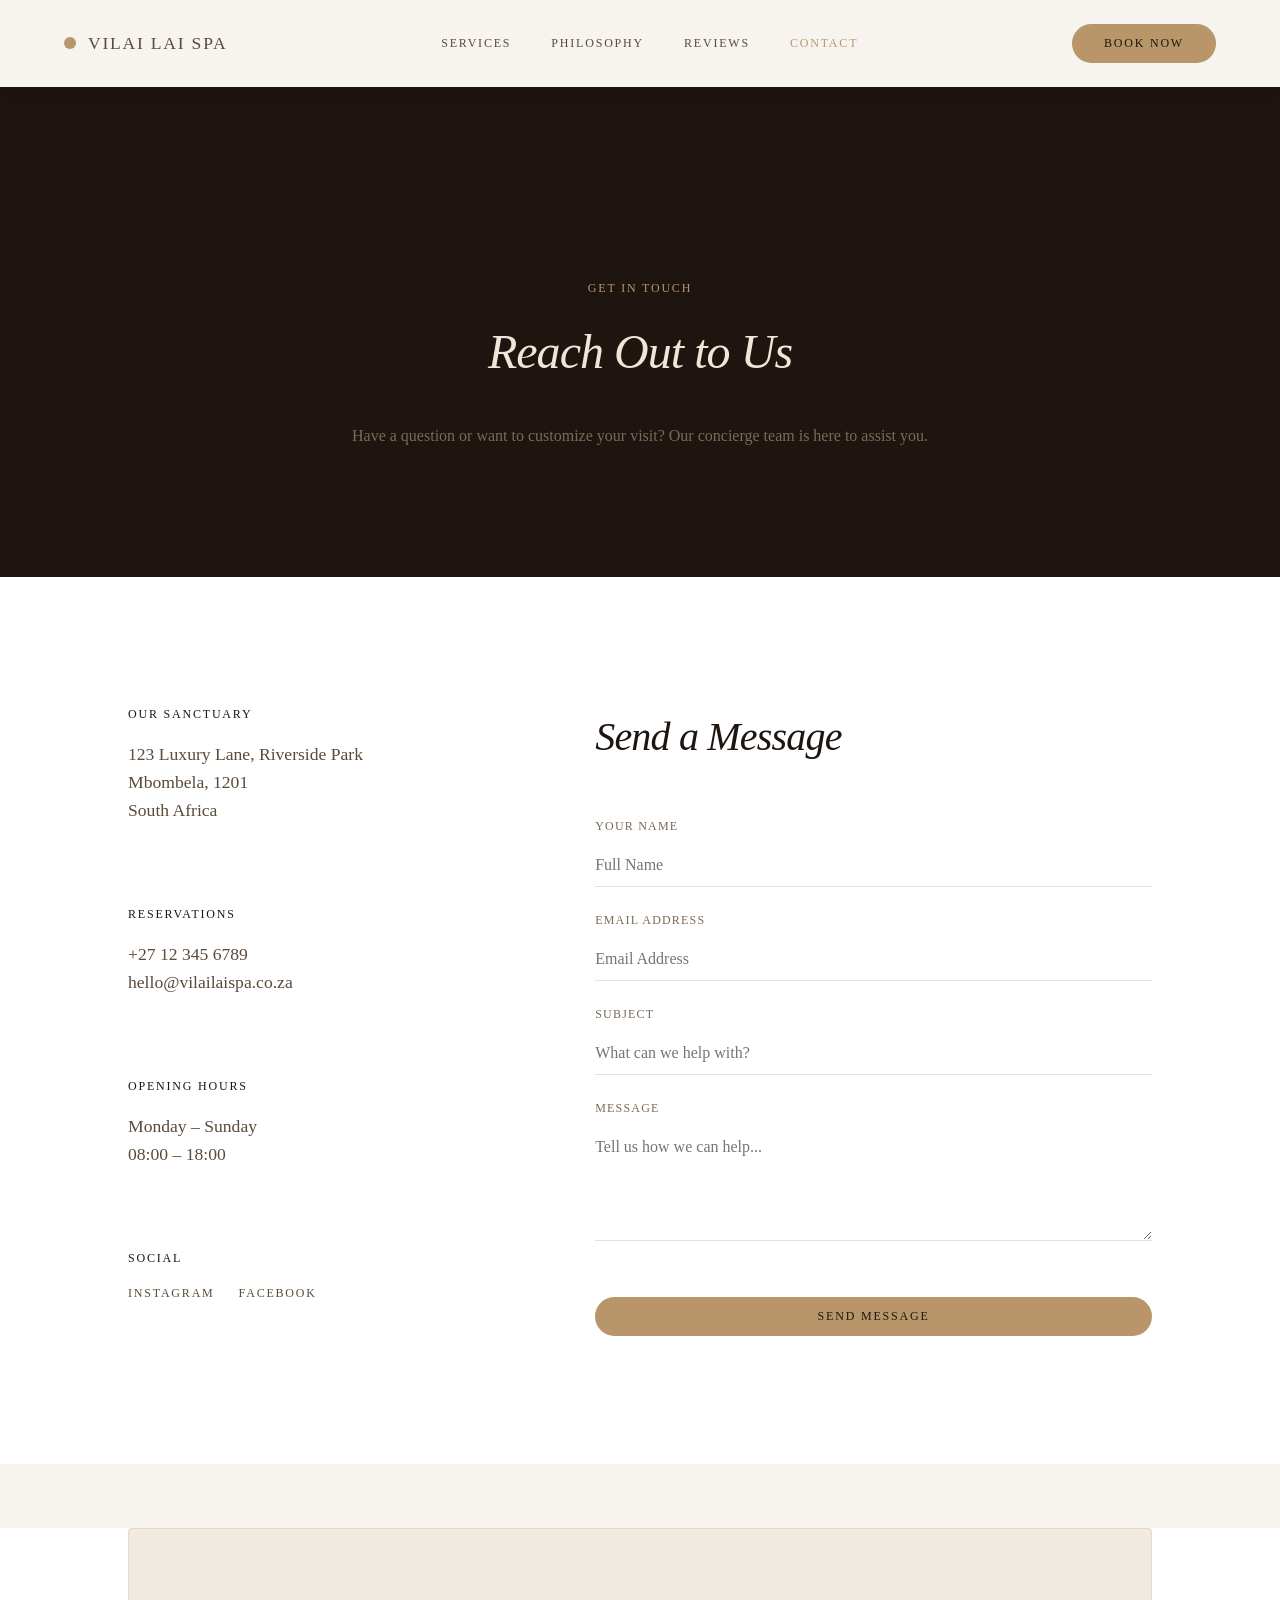
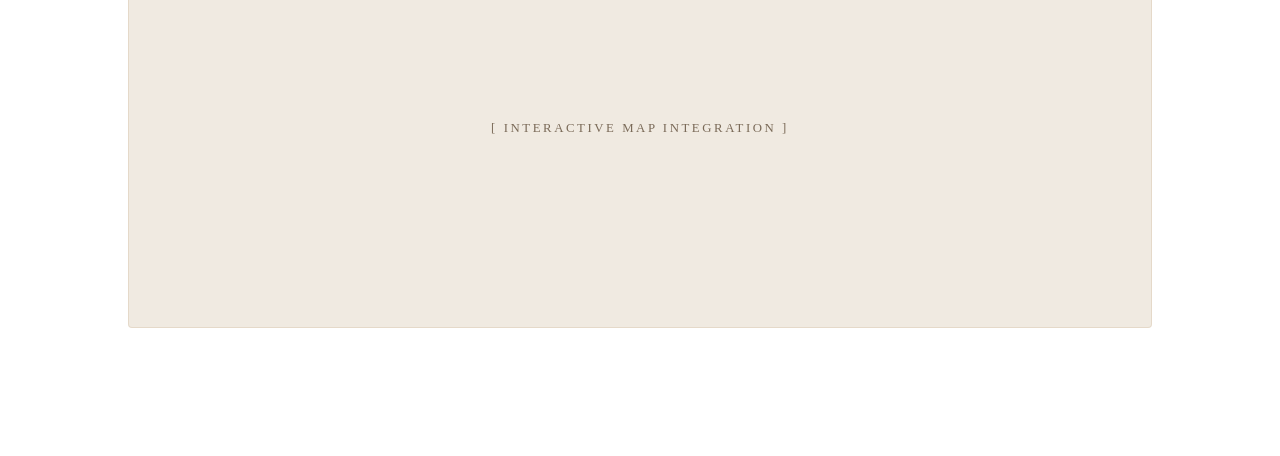
<file: contact.html>
<!DOCTYPE html>
<html lang="en">
<head>
    <meta charset="UTF-8">
    <meta name="viewport" content="width=device-width, initial-scale=1.0">
    <title>Contact Us | Vilai Lai Spa</title>
    <link rel="stylesheet" href="css/style.css">
    <style>
        .contact-hero {
            background-color: var(--deep-bg);
            color: var(--light-text);
            padding: 12rem 5% 8rem;
            text-align: center;
        }
        .contact-grid {
            padding: 8rem 10%;
            display: grid;
            grid-template-columns: 1fr 1.5fr;
            gap: 6rem;
            background-color: white;
        }
        .contact-info {
            display: grid;
            gap: 3rem;
        }
        .info-block h4 {
            margin-bottom: 1rem;
            color: var(--deep-bg);
        }
        .info-block p, .info-block a {
            color: var(--subtle-text);
            font-size: 1.1rem;
        }
        .map-placeholder {
            width: 100%;
            height: 400px;
            background-color: var(--card-surface);
            border-radius: 4px;
            display: flex;
            align-items: center;
            justify-content: center;
            margin-top: 4rem;
            border: 0.5px solid rgba(184,150,106,0.2);
            color: var(--muted-text);
            text-transform: uppercase;
            letter-spacing: 0.2em;
            font-size: 0.8rem;
        }
        @media (max-width: 1024px) {
            .contact-grid { grid-template-columns: 1fr; gap: 4rem; }
        }
    </style>
</head>
<body>

    <!-- NAVIGATION -->
    <nav>
        <div class="logo">
            <a href="index.html" style="display: flex; align-items: center; gap: 12px;">
                <div class="logo-mark"></div>
                VILAI LAI SPA
            </a>
        </div>
        <div class="nav-links caps">
            <a href="services.html">Services</a>
            <a href="philosophy.html">Philosophy</a>
            <a href="reviews.html">Reviews</a>
            <a href="contact.html" class="active">Contact</a>
        </div>
        <button class="btn btn-gold caps open-booking">Book Now</button>
        <div class="menu-toggle">
            <span></span>
            <span></span>
        </div>
    </nav>

    <!-- CONTACT HERO -->
    <section class="contact-hero">
        <div class="section-eyebrow caps">Get in Touch</div>
        <h2 class="section-title italic" style="color: var(--light-text); margin-bottom: 2rem;">Reach Out to Us</h2>
        <p style="max-width: 600px; margin: 0 auto; color: var(--muted-text);">Have a question or want to customize your visit? Our concierge team is here to assist you.</p>
    </section>

    <!-- CONTACT CONTENT -->
    <section class="contact-grid">
        <div class="contact-info">
            <div class="info-block">
                <h4 class="caps">Our Sanctuary</h4>
                <p>123 Luxury Lane, Riverside Park<br>Mbombela, 1201<br>South Africa</p>
            </div>
            <div class="info-block">
                <h4 class="caps">Reservations</h4>
                <p><a href="tel:+27123456789">+27 12 345 6789</a></p>
                <p><a href="mailto:hello@vilailaispa.co.za">hello@vilailaispa.co.za</a></p>
            </div>
            <div class="info-block">
                <h4 class="caps">Opening Hours</h4>
                <p>Monday – Sunday<br>08:00 – 18:00</p>
            </div>
            <div class="info-block">
                <h4 class="caps">Social</h4>
                <div style="display: flex; gap: 1.5rem; margin-top: 1rem;">
                    <a href="#" class="caps" style="font-size: 0.75rem;">Instagram</a>
                    <a href="#" class="caps" style="font-size: 0.75rem;">Facebook</a>
                </div>
            </div>
        </div>

        <div class="contact-form-container">
            <h3 class="italic" style="font-size: 2.5rem; margin-bottom: 3rem; color: var(--deep-bg);">Send a Message</h3>
            <form class="booking-form" action="https://formspree.io/f/YOUR_ID_HERE" method="POST">
                <div class="form-group">
                    <label for="name">Your Name</label>
                    <input type="text" id="name" name="name" required placeholder="Full Name">
                </div>
                <div class="form-group">
                    <label for="email">Email Address</label>
                    <input type="email" id="email" name="email" required placeholder="Email Address">
                </div>
                <div class="form-group">
                    <label for="subject">Subject</label>
                    <input type="text" id="subject" name="subject" placeholder="What can we help with?">
                </div>
                <div class="form-group">
                    <label for="message">Message</label>
                    <textarea id="message" name="message" rows="5" required placeholder="Tell us how we can help..."></textarea>
                </div>
                <button type="submit" class="btn btn-gold caps" style="margin-top: 2rem; width: 100%;">Send Message</button>
            </form>
        </div>
    </section>

    <!-- MAP SECTION -->
    <section style="padding: 0 10% 8rem; background-color: white;">
        <div class="map-placeholder">
            [ Interactive Map Integration ]
        </div>
    </section>

    <!-- MOBILE STICKY BAR -->
    <div class="mobile-bottom-bar">
        <a href="tel:+27123456789" class="mobile-action caps">Call</a>
        <a href="https://wa.me/27123456789" class="mobile-action caps">WhatsApp</a>
        <button class="mobile-action book caps open-booking">Book Now</button>
    </div>

    <!-- BOOKING OVERLAY -->
    <div class="booking-overlay" id="bookingOverlay">
        <div class="booking-container">
            <span class="close-booking" id="closeBooking">&times;</span>
            <div class="booking-header">
                <div class="diamond-divider"></div>
                <h2 class="italic">Reserve Your Session</h2>
                <p class="caps">Personalized Wellness Awaits</p>
            </div>
            <form class="booking-form" action="https://formspree.io/f/YOUR_ID_HERE" method="POST">
                <div class="form-group">
                    <label for="name">Full Name</label>
                    <input type="text" id="name" name="name" required placeholder="Enter your name">
                </div>
                <div class="form-group">
                    <label for="email">Email Address</label>
                    <input type="email" id="email" name="email" required placeholder="Enter your email">
                </div>
                <div class="form-group">
                    <label for="treatment">Preferred Treatment</label>
                    <select id="treatment" name="treatment" required>
                        <option value="" disabled selected>Select a treatment</option>
                        <option value="Vilai Signature Facial">Vilai Signature Facial</option>
                        <option value="Deep Tissue Release">Deep Tissue Release</option>
                        <option value="Aromatherapy Ritual">Aromatherapy Ritual</option>
                        <option value="Hot Stone Therapy">Hot Stone Therapy</option>
                        <option value="Body Glow Scrub">Body Glow Scrub</option>
                        <option value="Reflexology Path">Reflexology Path</option>
                    </select>
                </div>
                <div class="form-group">
                    <label for="date">Preferred Date</label>
                    <input type="date" id="date" name="date" required>
                </div>
                <div class="form-group">
                    <label for="message">Special Requests</label>
                    <textarea id="message" name="message" rows="3" placeholder="Any preferences or health considerations?"></textarea>
                </div>
                <button type="submit" class="btn btn-gold caps" style="margin-top: 2rem;">Confirm Booking Request</button>
            </form>
        </div>
    </div>

    <script src="js/main.js"></script>
</body>
</html>
</file>
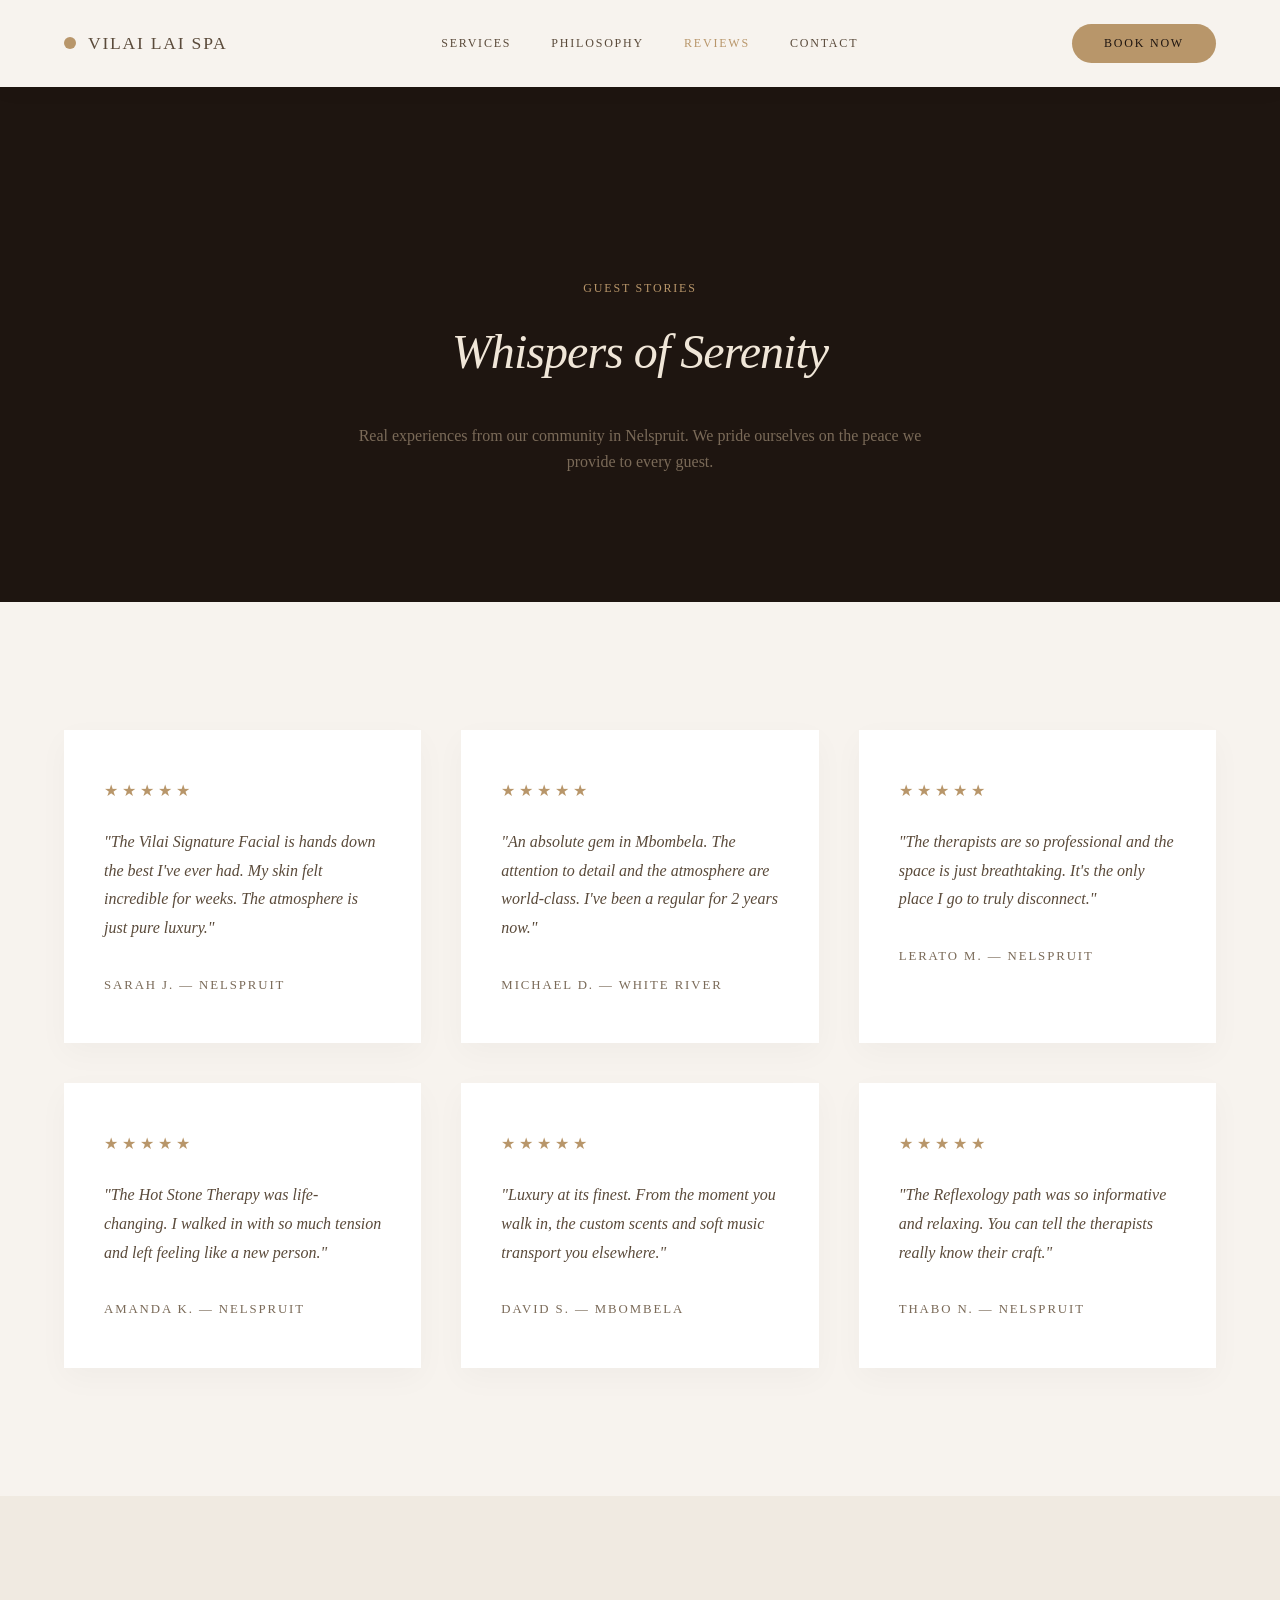
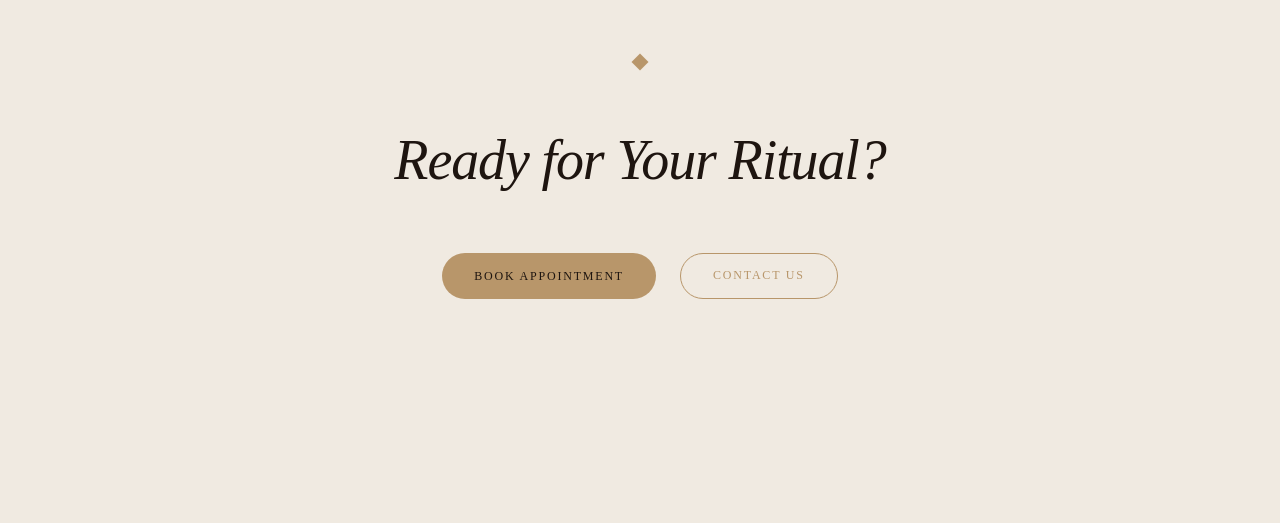
<file: reviews.html>
<!DOCTYPE html>
<html lang="en">
<head>
    <meta charset="UTF-8">
    <meta name="viewport" content="width=device-width, initial-scale=1.0">
    <title>Guest Experiences | Vilai Lai Spa</title>
    <link rel="stylesheet" href="css/style.css">
    <style>
        .reviews-hero {
            background-color: var(--deep-bg);
            color: var(--light-text);
            padding: 12rem 5% 8rem;
            text-align: center;
        }
        .reviews-wall {
            padding: 8rem 5%;
            background-color: var(--page-bg);
            display: grid;
            grid-template-columns: repeat(3, 1fr);
            gap: 2.5rem;
        }
        @media (max-width: 1024px) {
            .reviews-wall { grid-template-columns: repeat(2, 1fr); }
        }
        @media (max-width: 768px) {
            .reviews-wall { grid-template-columns: 1fr; }
        }
    </style>
</head>
<body>

    <!-- NAVIGATION -->
    <nav>
        <div class="logo">
            <a href="index.html" style="display: flex; align-items: center; gap: 12px;">
                <div class="logo-mark"></div>
                VILAI LAI SPA
            </a>
        </div>
        <div class="nav-links caps">
            <a href="services.html">Services</a>
            <a href="philosophy.html">Philosophy</a>
            <a href="reviews.html" class="active">Reviews</a>
            <a href="contact.html">Contact</a>
        </div>
        <button class="btn btn-gold caps open-booking">Book Now</button>
        <div class="menu-toggle">
            <span></span>
            <span></span>
        </div>
    </nav>

    <!-- REVIEWS HERO -->
    <section class="reviews-hero">
        <div class="section-eyebrow caps">Guest Stories</div>
        <h2 class="section-title italic" style="color: var(--light-text); margin-bottom: 2rem;">Whispers of Serenity</h2>
        <p style="max-width: 600px; margin: 0 auto; color: var(--muted-text);">Real experiences from our community in Nelspruit. We pride ourselves on the peace we provide to every guest.</p>
    </section>

    <!-- REVIEWS WALL -->
    <section class="reviews-wall">
        <!-- Review 1 -->
        <div class="review-card" style="background-color: white; box-shadow: 0 10px 30px rgba(0,0,0,0.03);">
            <div class="stars">★★★★★</div>
            <p class="review-text">"The Vilai Signature Facial is hands down the best I've ever had. My skin felt incredible for weeks. The atmosphere is just pure luxury."</p>
            <div class="reviewer caps">Sarah J. — Nelspruit</div>
        </div>
        <!-- Review 2 -->
        <div class="review-card" style="background-color: white; box-shadow: 0 10px 30px rgba(0,0,0,0.03);">
            <div class="stars">★★★★★</div>
            <p class="review-text">"An absolute gem in Mbombela. The attention to detail and the atmosphere are world-class. I've been a regular for 2 years now."</p>
            <div class="reviewer caps">Michael D. — White River</div>
        </div>
        <!-- Review 3 -->
        <div class="review-card" style="background-color: white; box-shadow: 0 10px 30px rgba(0,0,0,0.03);">
            <div class="stars">★★★★★</div>
            <p class="review-text">"The therapists are so professional and the space is just breathtaking. It's the only place I go to truly disconnect."</p>
            <div class="reviewer caps">Lerato M. — Nelspruit</div>
        </div>
        <!-- Review 4 -->
        <div class="review-card" style="background-color: white; box-shadow: 0 10px 30px rgba(0,0,0,0.03);">
            <div class="stars">★★★★★</div>
            <p class="review-text">"The Hot Stone Therapy was life-changing. I walked in with so much tension and left feeling like a new person."</p>
            <div class="reviewer caps">Amanda K. — Nelspruit</div>
        </div>
        <!-- Review 5 -->
        <div class="review-card" style="background-color: white; box-shadow: 0 10px 30px rgba(0,0,0,0.03);">
            <div class="stars">★★★★★</div>
            <p class="review-text">"Luxury at its finest. From the moment you walk in, the custom scents and soft music transport you elsewhere."</p>
            <div class="reviewer caps">David S. — Mbombela</div>
        </div>
        <!-- Review 6 -->
        <div class="review-card" style="background-color: white; box-shadow: 0 10px 30px rgba(0,0,0,0.03);">
            <div class="stars">★★★★★</div>
            <p class="review-text">"The Reflexology path was so informative and relaxing. You can tell the therapists really know their craft."</p>
            <div class="reviewer caps">Thabo N. — Nelspruit</div>
        </div>
    </section>

    <!-- FINAL CTA -->
    <section class="final-cta">
        <div class="diamond-divider"></div>
        <h2 class="italic">Ready for Your Ritual?</h2>
        <div class="hero-actions" style="justify-content: center;">
            <button class="btn btn-gold caps open-booking">Book Appointment</button>
            <a href="contact.html" class="btn btn-ghost caps">Contact Us</a>
        </div>
    </section>

    <!-- MOBILE STICKY BAR -->
    <div class="mobile-bottom-bar">
        <a href="tel:+27123456789" class="mobile-action caps">Call</a>
        <a href="https://wa.me/27123456789" class="mobile-action caps">WhatsApp</a>
        <button class="mobile-action book caps open-booking">Book Now</button>
    </div>

    <!-- BOOKING OVERLAY -->
    <div class="booking-overlay" id="bookingOverlay">
        <div class="booking-container">
            <span class="close-booking" id="closeBooking">&times;</span>
            <div class="booking-header">
                <div class="diamond-divider"></div>
                <h2 class="italic">Reserve Your Session</h2>
                <p class="caps">Personalized Wellness Awaits</p>
            </div>
            <form class="booking-form" action="https://formspree.io/f/YOUR_ID_HERE" method="POST">
                <div class="form-group">
                    <label for="name">Full Name</label>
                    <input type="text" id="name" name="name" required placeholder="Enter your name">
                </div>
                <div class="form-group">
                    <label for="email">Email Address</label>
                    <input type="email" id="email" name="email" required placeholder="Enter your email">
                </div>
                <div class="form-group">
                    <label for="treatment">Preferred Treatment</label>
                    <select id="treatment" name="treatment" required>
                        <option value="" disabled selected>Select a treatment</option>
                        <option value="Vilai Signature Facial">Vilai Signature Facial</option>
                        <option value="Deep Tissue Release">Deep Tissue Release</option>
                        <option value="Aromatherapy Ritual">Aromatherapy Ritual</option>
                        <option value="Hot Stone Therapy">Hot Stone Therapy</option>
                        <option value="Body Glow Scrub">Body Glow Scrub</option>
                        <option value="Reflexology Path">Reflexology Path</option>
                    </select>
                </div>
                <div class="form-group">
                    <label for="date">Preferred Date</label>
                    <input type="date" id="date" name="date" required>
                </div>
                <div class="form-group">
                    <label for="message">Special Requests</label>
                    <textarea id="message" name="message" rows="3" placeholder="Any preferences or health considerations?"></textarea>
                </div>
                <button type="submit" class="btn btn-gold caps" style="margin-top: 2rem;">Confirm Booking Request</button>
            </form>
        </div>
    </div>

    <script src="js/main.js"></script>
</body>
</html>
</file>
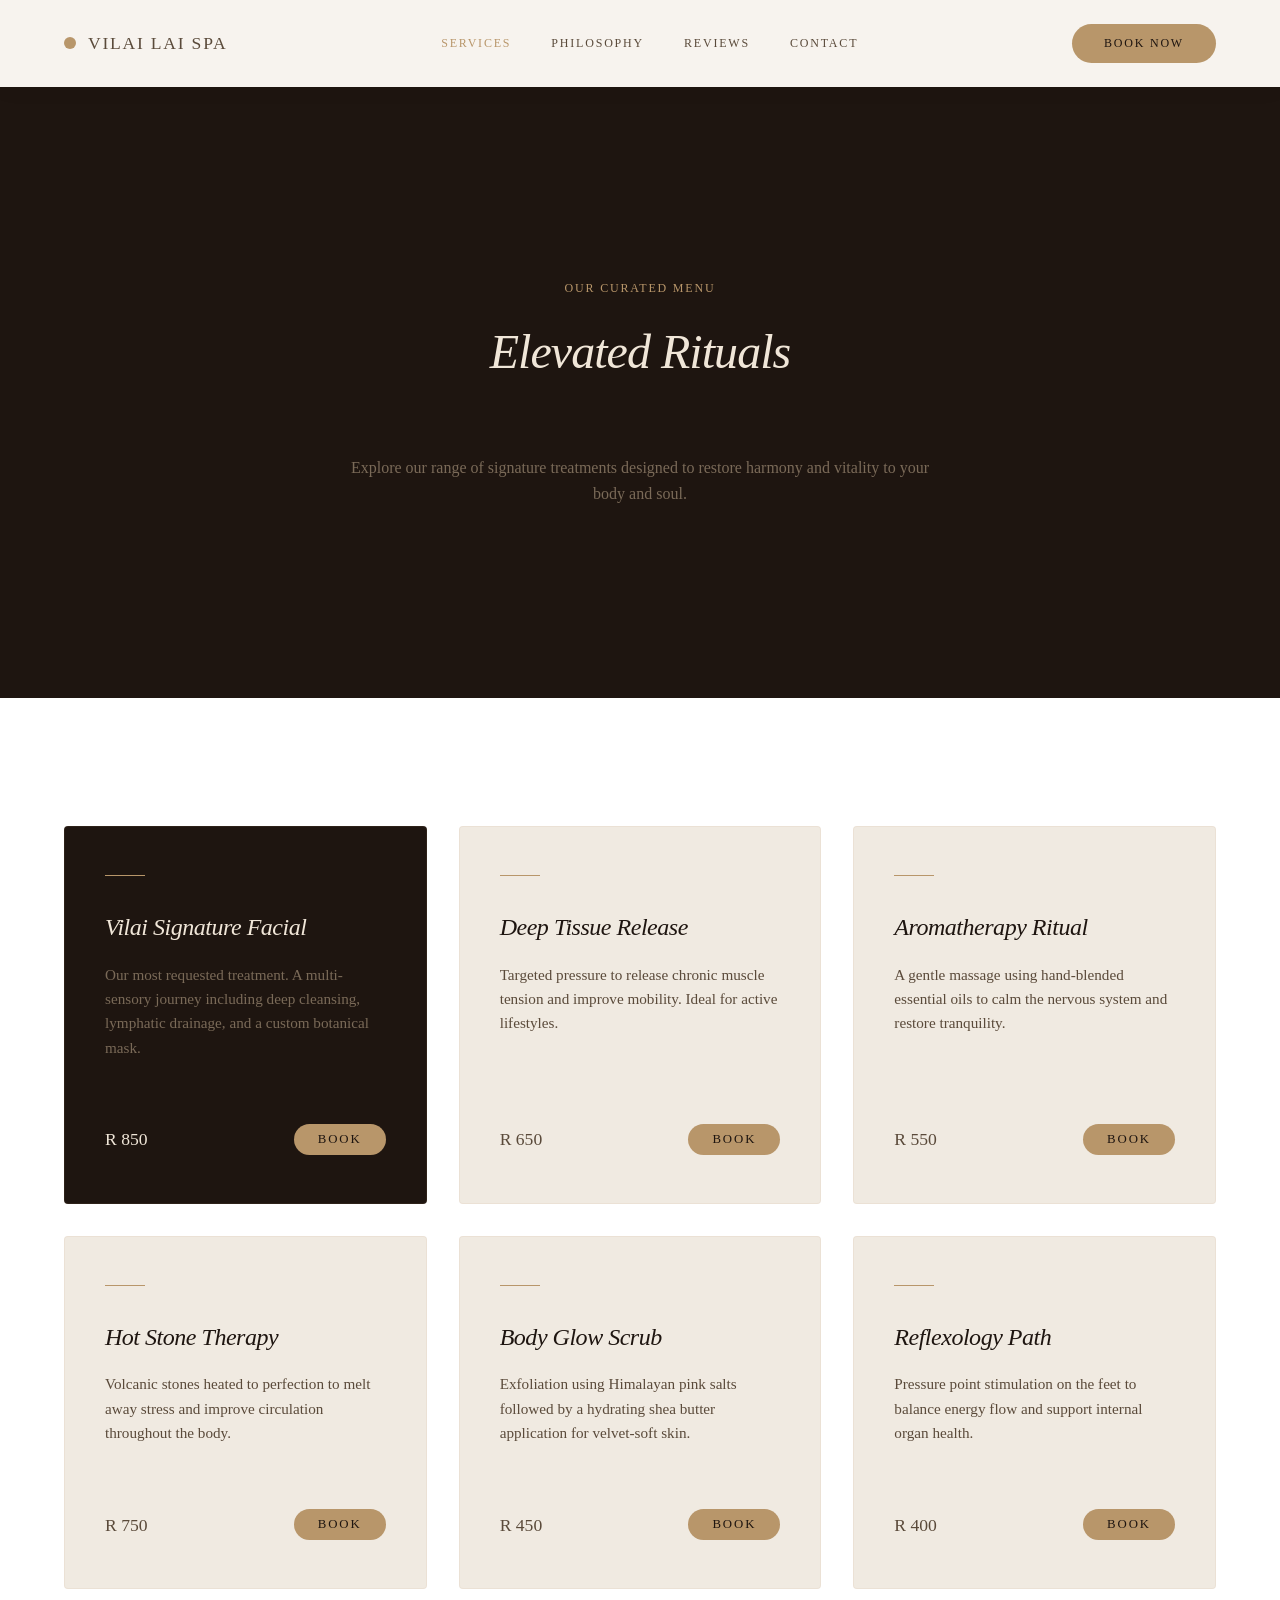
<file: services.html>
<!DOCTYPE html>
<html lang="en">
<head>
    <meta charset="UTF-8">
    <meta name="viewport" content="width=device-width, initial-scale=1.0">
    <title>Our Services | Vilai Lai Spa</title>
    <link rel="stylesheet" href="css/style.css">
</head>
<body>

    <!-- NAVIGATION -->
    <nav>
        <div class="logo">
            <a href="index.html" style="display: flex; align-items: center; gap: 12px;">
                <div class="logo-mark"></div>
                VILAI LAI SPA
            </a>
        </div>
        <div class="nav-links caps">
            <a href="services.html" class="active">Services</a>
            <a href="philosophy.html">Philosophy</a>
            <a href="reviews.html">Reviews</a>
            <a href="contact.html">Contact</a>
        </div>
        <button class="btn btn-gold caps open-booking">Book Now</button>
        <div class="menu-toggle">
            <span></span>
            <span></span>
        </div>
    </nav>

    <!-- SERVICES HEADER -->
    <section class="services" style="background-color: var(--deep-bg); color: var(--light-text); padding-top: 12rem;">
        <div class="section-eyebrow caps">Our Curated Menu</div>
        <h2 class="section-title italic" style="color: var(--light-text);">Elevated Rituals</h2>
        <p style="max-width: 600px; margin: 0 auto 4rem; color: var(--muted-text);">Explore our range of signature treatments designed to restore harmony and vitality to your body and soul.</p>
    </section>

    <!-- SERVICES GRID -->
    <section class="services">
        <div class="services-grid">
            <div class="service-card featured">
                <div class="service-accent"></div>
                <h3 class="service-name italic">Vilai Signature Facial</h3>
                <p class="service-desc">Our most requested treatment. A multi-sensory journey including deep cleansing, lymphatic drainage, and a custom botanical mask.</p>
                <div class="service-footer">
                    <span class="price">R 850</span>
                    <button class="btn btn-gold btn-sm caps open-booking">Book</button>
                </div>
            </div>

            <div class="service-card">
                <div class="service-accent"></div>
                <h3 class="service-name italic">Deep Tissue Release</h3>
                <p class="service-desc">Targeted pressure to release chronic muscle tension and improve mobility. Ideal for active lifestyles.</p>
                <div class="service-footer">
                    <span class="price">R 650</span>
                    <button class="btn btn-gold btn-sm caps open-booking">Book</button>
                </div>
            </div>

            <div class="service-card">
                <div class="service-accent"></div>
                <h3 class="service-name italic">Aromatherapy Ritual</h3>
                <p class="service-desc">A gentle massage using hand-blended essential oils to calm the nervous system and restore tranquility.</p>
                <div class="service-footer">
                    <span class="price">R 550</span>
                    <button class="btn btn-gold btn-sm caps open-booking">Book</button>
                </div>
            </div>

            <div class="service-card">
                <div class="service-accent"></div>
                <h3 class="service-name italic">Hot Stone Therapy</h3>
                <p class="service-desc">Volcanic stones heated to perfection to melt away stress and improve circulation throughout the body.</p>
                <div class="service-footer">
                    <span class="price">R 750</span>
                    <button class="btn btn-gold btn-sm caps open-booking">Book</button>
                </div>
            </div>

            <div class="service-card">
                <div class="service-accent"></div>
                <h3 class="service-name italic">Body Glow Scrub</h3>
                <p class="service-desc">Exfoliation using Himalayan pink salts followed by a hydrating shea butter application for velvet-soft skin.</p>
                <div class="service-footer">
                    <span class="price">R 450</span>
                    <button class="btn btn-gold btn-sm caps open-booking">Book</button>
                </div>
            </div>

            <div class="service-card">
                <div class="service-accent"></div>
                <h3 class="service-name italic">Reflexology Path</h3>
                <p class="service-desc">Pressure point stimulation on the feet to balance energy flow and support internal organ health.</p>
                <div class="service-footer">
                    <span class="price">R 400</span>
                    <button class="btn btn-gold btn-sm caps open-booking">Book</button>
                </div>
            </div>
        </div>
    </section>

    <!-- MOBILE STICKY BAR -->
    <div class="mobile-bottom-bar">
        <a href="tel:+27123456789" class="mobile-action caps">Call</a>
        <a href="https://wa.me/27123456789" class="mobile-action caps">WhatsApp</a>
        <button class="mobile-action book caps open-booking">Book Now</button>
    </div>

    <!-- BOOKING OVERLAY -->
    <div class="booking-overlay" id="bookingOverlay">
        <div class="booking-container">
            <span class="close-booking" id="closeBooking">&times;</span>
            <div class="booking-header">
                <div class="diamond-divider"></div>
                <h2 class="italic">Reserve Your Session</h2>
                <p class="caps">Personalized Wellness Awaits</p>
            </div>
            <form class="booking-form" action="https://formspree.io/f/YOUR_ID_HERE" method="POST">
                <div class="form-group">
                    <label for="name">Full Name</label>
                    <input type="text" id="name" name="name" required placeholder="Enter your name">
                </div>
                <div class="form-group">
                    <label for="email">Email Address</label>
                    <input type="email" id="email" name="email" required placeholder="Enter your email">
                </div>
                <div class="form-group">
                    <label for="treatment">Preferred Treatment</label>
                    <select id="treatment" name="treatment" required>
                        <option value="" disabled selected>Select a treatment</option>
                        <option value="Vilai Signature Facial">Vilai Signature Facial</option>
                        <option value="Deep Tissue Release">Deep Tissue Release</option>
                        <option value="Aromatherapy Ritual">Aromatherapy Ritual</option>
                        <option value="Hot Stone Therapy">Hot Stone Therapy</option>
                        <option value="Body Glow Scrub">Body Glow Scrub</option>
                        <option value="Reflexology Path">Reflexology Path</option>
                    </select>
                </div>
                <div class="form-group">
                    <label for="date">Preferred Date</label>
                    <input type="date" id="date" name="date" required>
                </div>
                <div class="form-group">
                    <label for="message">Special Requests</label>
                    <textarea id="message" name="message" rows="3" placeholder="Any preferences or health considerations?"></textarea>
                </div>
                <button type="submit" class="btn btn-gold caps" style="margin-top: 2rem;">Confirm Booking Request</button>
            </form>
        </div>
    </div>

    <script src="js/main.js"></script>
</body>
</html>
</file>
<file: css/style.css>
/* --- DESIGN SYSTEM & RESET --- */
:root {
    --deep-bg: #1E1510;
    --mid-brown: #2A1F14;
    --card-surface: #F0EAE1;
    --page-bg: #F7F3EE;
    --gold-accent: #B8966A;
    --light-text: #F0E6D8;
    --muted-text: #7A6A58;
    --subtle-text: #5A4A3A;
    --transition: all 0.3s cubic-bezier(0.4, 0, 0.2, 1);
}

* {
    margin: 0;
    padding: 0;
    box-sizing: border-box;
    -webkit-font-smoothing: antialiased;
}

html {
    scroll-behavior: smooth;
}

body {
    font-family: Georgia, serif;
    background-color: var(--page-bg);
    color: var(--subtle-text);
    line-height: 1.6;
    overflow-x: hidden;
}

h1, h2, h3, h4 {
    font-weight: 500;
    letter-spacing: -0.02em;
}

.caps {
    text-transform: uppercase;
    letter-spacing: 0.15em;
    font-size: 0.75rem;
    font-weight: 500;
}

.italic {
    font-style: italic;
}

img {
    display: block;
    width: 100%;
    height: auto;
    object-fit: cover;
    border-radius: 4px;
    border: 0.5px solid rgba(184,150,106,0.2);
}

a {
    text-decoration: none;
    color: inherit;
    transition: var(--transition);
}

button, .btn {
    cursor: pointer;
    border: none;
    font-family: Georgia, serif;
    transition: var(--transition);
    display: inline-flex;
    align-items: center;
    justify-content: center;
    border-radius: 50px;
}

.btn-gold {
    background-color: var(--gold-accent);
    color: var(--deep-bg);
    padding: 12px 32px;
    font-weight: 500;
}

.btn-gold:hover {
    background-color: #a3855e;
    transform: translateY(-2px);
}

.btn-ghost {
    background-color: transparent;
    border: 1px solid var(--gold-accent);
    color: var(--gold-accent);
    padding: 12px 32px;
}

.btn-ghost:hover {
    background-color: rgba(184, 150, 106, 0.1);
    transform: translateY(-2px);
}

/* --- NAVIGATION --- */
nav {
    position: sticky;
    top: 0;
    background-color: var(--page-bg);
    padding: 1.5rem 5%;
    display: flex;
    justify-content: space-between;
    align-items: center;
    z-index: 1000;
    box-shadow: 0 2px 20px rgba(0,0,0,0.05);
}

.logo {
    display: flex;
    align-items: center;
    gap: 12px;
    font-size: 1.1rem;
    font-weight: 500;
    letter-spacing: 0.1em;
}

.logo-mark {
    width: 12px;
    height: 12px;
    background-color: var(--gold-accent);
    border-radius: 50%;
}

.nav-links {
    display: flex;
    gap: 2.5rem;
}

.nav-links a:hover {
    color: var(--gold-accent);
}

/* --- HERO SECTION --- */
.hero {
    display: grid;
    grid-template-columns: 1fr 1.2fr;
    min-height: 90vh;
    background-color: var(--deep-bg);
}

.hero-content {
    padding: 10% 12% 10% 10%;
    display: flex;
    flex-direction: column;
    justify-content: center;
    color: var(--light-text);
}

.hero-content h1 {
    font-size: 3.5rem;
    line-height: 1.1;
    margin-bottom: 2rem;
}

.hero-content p {
    color: var(--muted-text);
    font-size: 1.1rem;
    max-width: 500px;
    margin-bottom: 2.5rem;
}

.hero-actions {
    display: flex;
    gap: 1.5rem;
    margin-bottom: 4rem;
}

.hero-meta {
    display: flex;
    gap: 2rem;
}

.meta-tag {
    display: flex;
    flex-direction: column;
    gap: 4px;
}

.meta-tag span:first-child {
    color: var(--gold-accent);
}

.hero-visual {
    position: relative;
    background-image: url('https://images.unsplash.com/photo-1544161515-4ab6ce6db874?w=1200&q=80');
    background-size: cover;
    background-position: center;
    display: grid;
    grid-template-columns: 1fr;
    grid-template-rows: 1fr auto;
    padding: 40px;
    gap: 20px;
}

.hero-visual::before {
    content: '';
    position: absolute;
    inset: 0;
    background: linear-gradient(to right, var(--deep-bg) 0%, rgba(30,21,16,0.2) 100%);
}

.hero-sub-grid {
    position: relative;
    display: grid;
    grid-template-columns: 1fr 1fr;
    gap: 20px;
    z-index: 1;
}

.hero-sub-grid img {
    height: 200px;
}

/* --- TRUST BAR --- */
.trust-bar {
    background-color: var(--gold-accent);
    padding: 3rem 5%;
    display: grid;
    grid-template-columns: repeat(4, 1fr);
    text-align: center;
    color: var(--deep-bg);
}

.stat-item h3 {
    font-size: 2.5rem;
    margin-bottom: 0.2rem;
}

/* --- PHILOSOPHY --- */
.philosophy {
    padding: 8rem 10%;
    display: grid;
    grid-template-columns: 1fr 1fr;
    gap: 8rem;
    align-items: center;
}

.philosophy-left blockquote {
    font-size: 2.2rem;
    line-height: 1.3;
    margin-bottom: 2.5rem;
    color: var(--deep-bg);
}

.philosophy-right {
    display: grid;
    gap: 3rem;
}

.feature-item {
    display: flex;
    gap: 2rem;
}

.feature-num {
    color: var(--gold-accent);
    font-size: 0.9rem;
    font-weight: 500;
    padding-top: 5px;
}

.feature-text h4 {
    margin-bottom: 0.5rem;
    color: var(--deep-bg);
}

/* --- SERVICES --- */
.services {
    padding: 8rem 5%;
    background-color: white;
    text-align: center;
}

.section-eyebrow {
    color: var(--gold-accent);
    margin-bottom: 1rem;
}

.section-title {
    font-size: 3rem;
    margin-bottom: 4rem;
    color: var(--deep-bg);
}

.services-grid {
    display: grid;
    grid-template-columns: repeat(3, 1fr);
    gap: 2rem;
    text-align: left;
}

.service-card {
    background-color: var(--card-surface);
    padding: 3rem 2.5rem;
    border-radius: 4px;
    display: flex;
    flex-direction: column;
    border: 0.5px solid rgba(184,150,106,0.1);
    transition: var(--transition);
}

.service-card:hover {
    transform: translateY(-5px);
    box-shadow: 0 10px 30px rgba(0,0,0,0.05);
}

.service-card.featured {
    background-color: var(--deep-bg);
    color: var(--light-text);
}

.service-card.featured .service-name { color: var(--light-text); }
.service-card.featured .service-desc { color: var(--muted-text); }

.service-accent {
    width: 40px;
    height: 1px;
    background-color: var(--gold-accent);
    margin-bottom: 2rem;
}

.service-name {
    font-size: 1.5rem;
    margin-bottom: 1rem;
    color: var(--deep-bg);
}

.service-desc {
    font-size: 0.95rem;
    color: var(--subtle-text);
    margin-bottom: 2rem;
    flex-grow: 1;
}

.service-footer {
    display: flex;
    justify-content: space-between;
    align-items: center;
    margin-top: 2rem;
}

.price {
    font-weight: 500;
    font-size: 1.1rem;
}

.btn-sm {
    padding: 8px 24px;
    font-size: 0.8rem;
}

/* --- REVIEWS --- */
.reviews {
    background-color: var(--deep-bg);
    padding: 8rem 5%;
    color: var(--light-text);
    text-align: center;
}

.reviews h2 {
    font-size: 2.5rem;
    margin-bottom: 4rem;
}

.reviews-grid {
    display: grid;
    grid-template-columns: repeat(3, 1fr);
    gap: 2.5rem;
}

.review-card {
    background-color: var(--mid-brown);
    padding: 3rem 2.5rem;
    text-align: left;
}

.stars {
    color: var(--gold-accent);
    margin-bottom: 1.5rem;
    letter-spacing: 4px;
}

.review-text {
    font-style: italic;
    margin-bottom: 2rem;
    line-height: 1.8;
}

.reviewer {
    font-size: 0.8rem;
    color: var(--muted-text);
}

/* --- FINAL CTA --- */
.final-cta {
    padding: 10rem 5%;
    text-align: center;
    background-color: var(--card-surface);
}

.diamond-divider {
    width: 12px;
    height: 12px;
    background-color: var(--gold-accent);
    transform: rotate(45deg);
    margin: 0 auto 3rem;
}

.final-cta h2 {
    font-size: 3.5rem;
    margin-bottom: 3rem;
    color: var(--deep-bg);
}

/* --- MOBILE NAV & STICKY BAR --- */
.mobile-bottom-bar {
    display: none;
    position: fixed;
    bottom: 0;
    left: 0;
    width: 100%;
    background-color: var(--page-bg);
    grid-template-columns: 1fr 1fr 1.5fr;
    z-index: 2000;
    border-top: 1px solid rgba(0,0,0,0.05);
}

.mobile-action {
    padding: 18px;
    text-align: center;
    font-size: 0.8rem;
    font-weight: 500;
    letter-spacing: 0.05em;
}

.mobile-action.book {
    background-color: var(--deep-bg);
    color: var(--light-text);
}

.menu-toggle {
    display: none;
    flex-direction: column;
    gap: 6px;
}

.menu-toggle span {
    width: 25px;
    height: 1px;
    background-color: var(--deep-bg);
}

/* --- BOOKING OVERLAY --- */
.booking-overlay {
    position: fixed;
    inset: 0;
    background-color: rgba(30, 21, 16, 0.98);
    z-index: 3000;
    display: none;
    overflow-y: auto;
    padding: 40px 20px;
    backdrop-filter: blur(10px);
}

.booking-overlay.active {
    display: block;
    animation: fadeIn 0.4s ease;
}

@keyframes fadeIn {
    from { opacity: 0; }
    to { opacity: 1; }
}

.booking-container {
    max-width: 600px;
    margin: 0 auto;
    background-color: var(--card-surface);
    padding: 4rem;
    position: relative;
    border-radius: 4px;
}

.close-booking {
    position: absolute;
    top: 20px;
    right: 20px;
    font-size: 2rem;
    color: var(--deep-bg);
    cursor: pointer;
    line-height: 1;
}

.booking-form {
    display: grid;
    gap: 1.5rem;
}

.form-group {
    display: flex;
    flex-direction: column;
    gap: 8px;
}

.form-group label {
    font-size: 0.75rem;
    text-transform: uppercase;
    letter-spacing: 0.1em;
    color: var(--muted-text);
}

.form-group input, 
.form-group select, 
.form-group textarea {
    padding: 12px 0;
    background: transparent;
    border: none;
    border-bottom: 1px solid rgba(184, 150, 106, 0.3);
    font-family: Georgia, serif;
    font-size: 1rem;
    color: var(--deep-bg);
    outline: none;
    transition: var(--transition);
}

.form-group input:focus, 
.form-group select:focus, 
.form-group textarea:focus {
    border-bottom-color: var(--gold-accent);
}

.booking-header {
    text-align: center;
    margin-bottom: 3rem;
}

.booking-header h2 {
    font-size: 2.5rem;
    color: var(--deep-bg);
    margin-bottom: 1rem;
}

/* --- SHARED PAGE HEADERS --- */
.page-hero {
    background-color: var(--deep-bg);
    color: var(--light-text);
    padding: 12rem 10% 8rem;
    text-align: center;
}

.page-section {
    padding: 8rem 10%;
}

/* --- PHILOSOPHY PAGE --- */
.story-section {
    display: grid;
    grid-template-columns: 1fr 1fr;
    gap: 6rem;
    align-items: center;
}

.story-image {
    height: 600px;
    border-radius: 4px;
    overflow: hidden;
}

/* --- REVIEWS PAGE --- */
.reviews-wall {
    display: grid;
    grid-template-columns: repeat(3, 1fr);
    gap: 2.5rem;
}

/* --- CONTACT PAGE --- */
.contact-grid {
    display: grid;
    grid-template-columns: 1fr 1.5fr;
    gap: 6rem;
}

.contact-info {
    display: grid;
    gap: 3rem;
}

.info-block h4 {
    margin-bottom: 1rem;
    color: var(--deep-bg);
}

.map-placeholder {
    width: 100%;
    height: 400px;
    background-color: var(--card-surface);
    border-radius: 4px;
    display: flex;
    align-items: center;
    justify-content: center;
    border: 0.5px solid rgba(184,150,106,0.2);
    color: var(--muted-text);
    text-transform: uppercase;
    letter-spacing: 0.2em;
    font-size: 0.8rem;
}

/* --- ACTIVE NAV STATE --- */
.nav-links a.active {
    color: var(--gold-accent);
}

/* --- RESPONSIVENESS --- */
@media (max-width: 1024px) {
    .hero { grid-template-columns: 1fr; }
    .hero-visual { height: 400px; order: -1; }
    .philosophy { grid-template-columns: 1fr; gap: 4rem; }
    .services-grid, .reviews-grid { grid-template-columns: repeat(2, 1fr); }
}

@media (max-width: 768px) {
    nav { padding: 1rem 5%; }
    .nav-links, nav .btn-gold { display: none; }
    .menu-toggle { display: flex; }
    
    .hero-content h1 { font-size: 2.5rem; }
    .trust-bar { grid-template-columns: 1fr 1fr; gap: 2rem; }
    .stat-item h3 { font-size: 2rem; }
    
    .services-grid, .reviews-grid { grid-template-columns: 1fr; }
    .section-title { font-size: 2.2rem; }
    .final-cta h2 { font-size: 2.2rem; }

    .nav-links.active {
            display: flex;
            flex-direction: column;
            position: fixed;
            top: 0;
            right: 0;
            width: 100%;
            height: 100vh;
            background-color: var(--page-bg);
            padding: 8rem 5% 4rem;
            gap: 2rem;
            text-align: center;
            z-index: 999;
            animation: slideIn 0.3s ease;
        }

        @keyframes slideIn {
            from { transform: translateX(100%); }
            to { transform: translateX(0); }
        }

        .menu-toggle.active span:nth-child(1) {
            transform: translateY(7px) rotate(45deg);
        }

        .menu-toggle.active span:nth-child(2) {
            transform: translateY(-7px) rotate(-45deg);
        }

        .mobile-bottom-bar { display: grid; }
    body { padding-bottom: 60px; }
}
</file>
